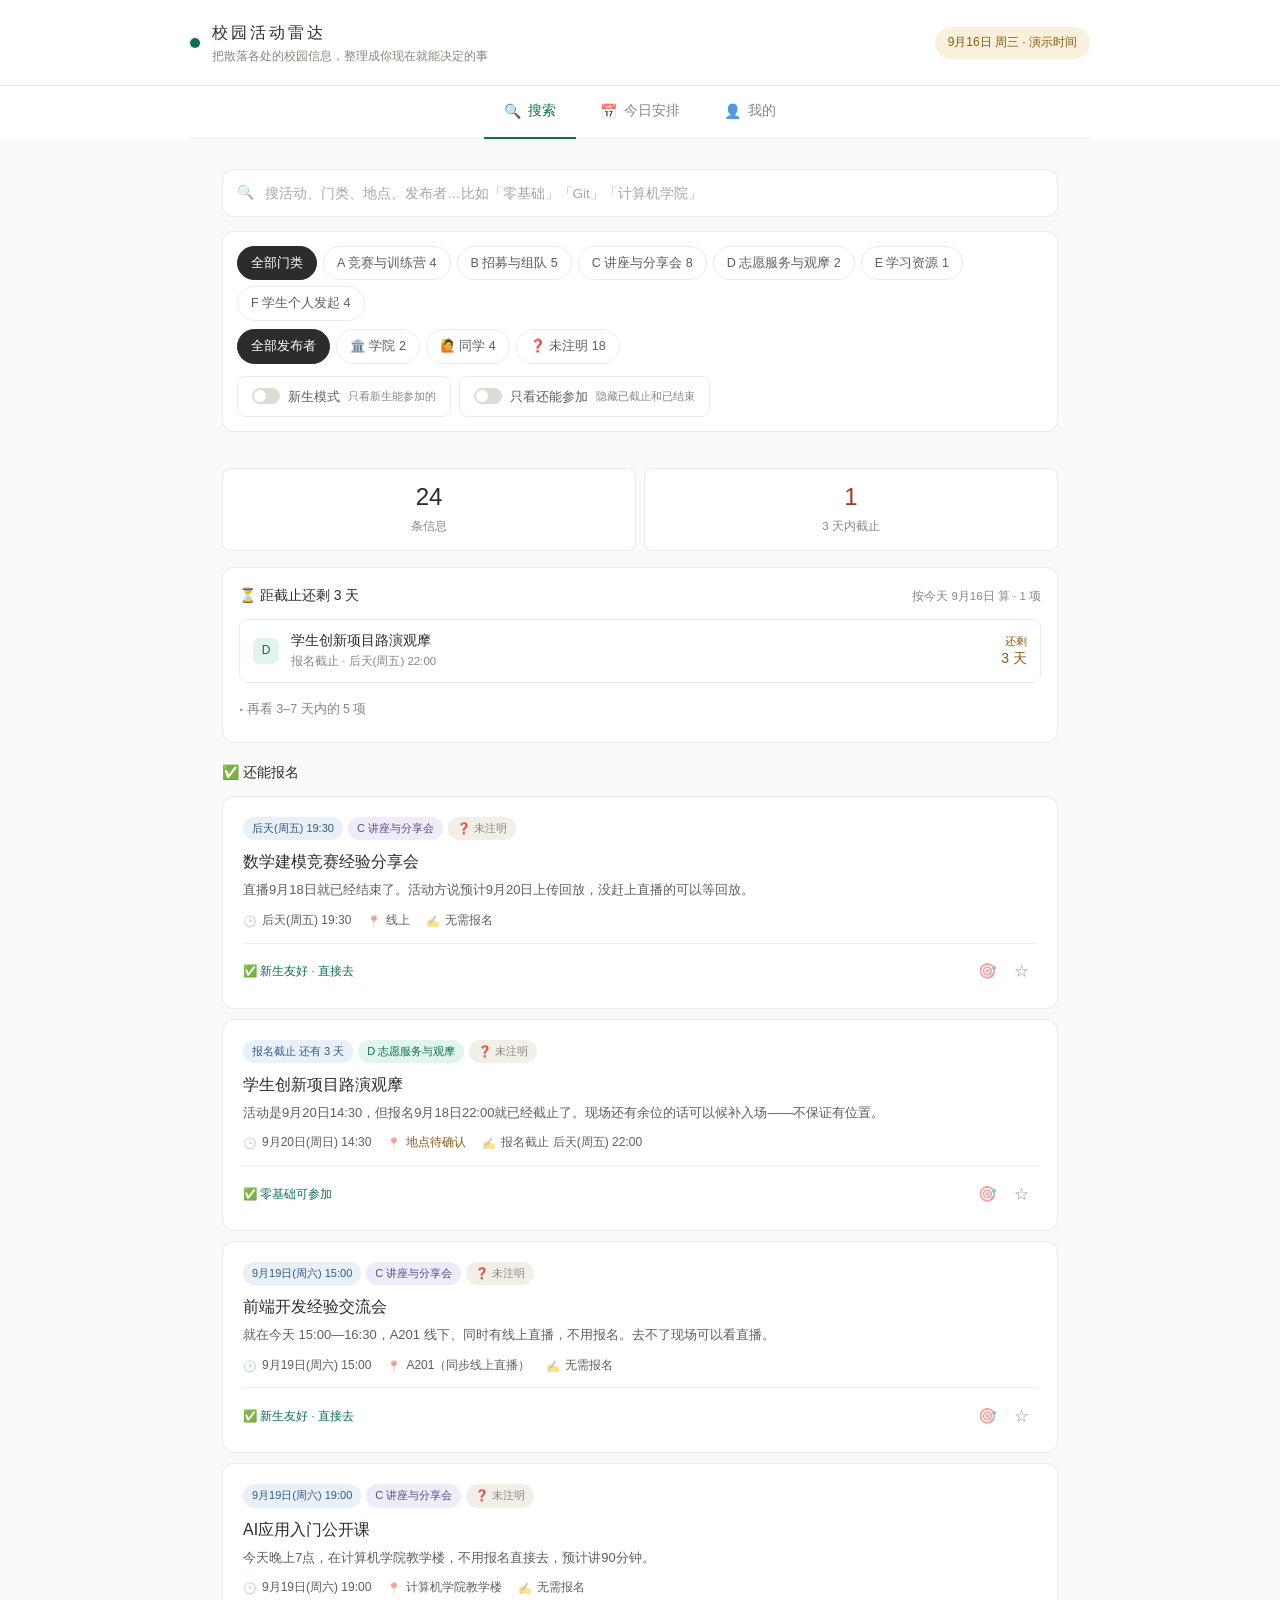
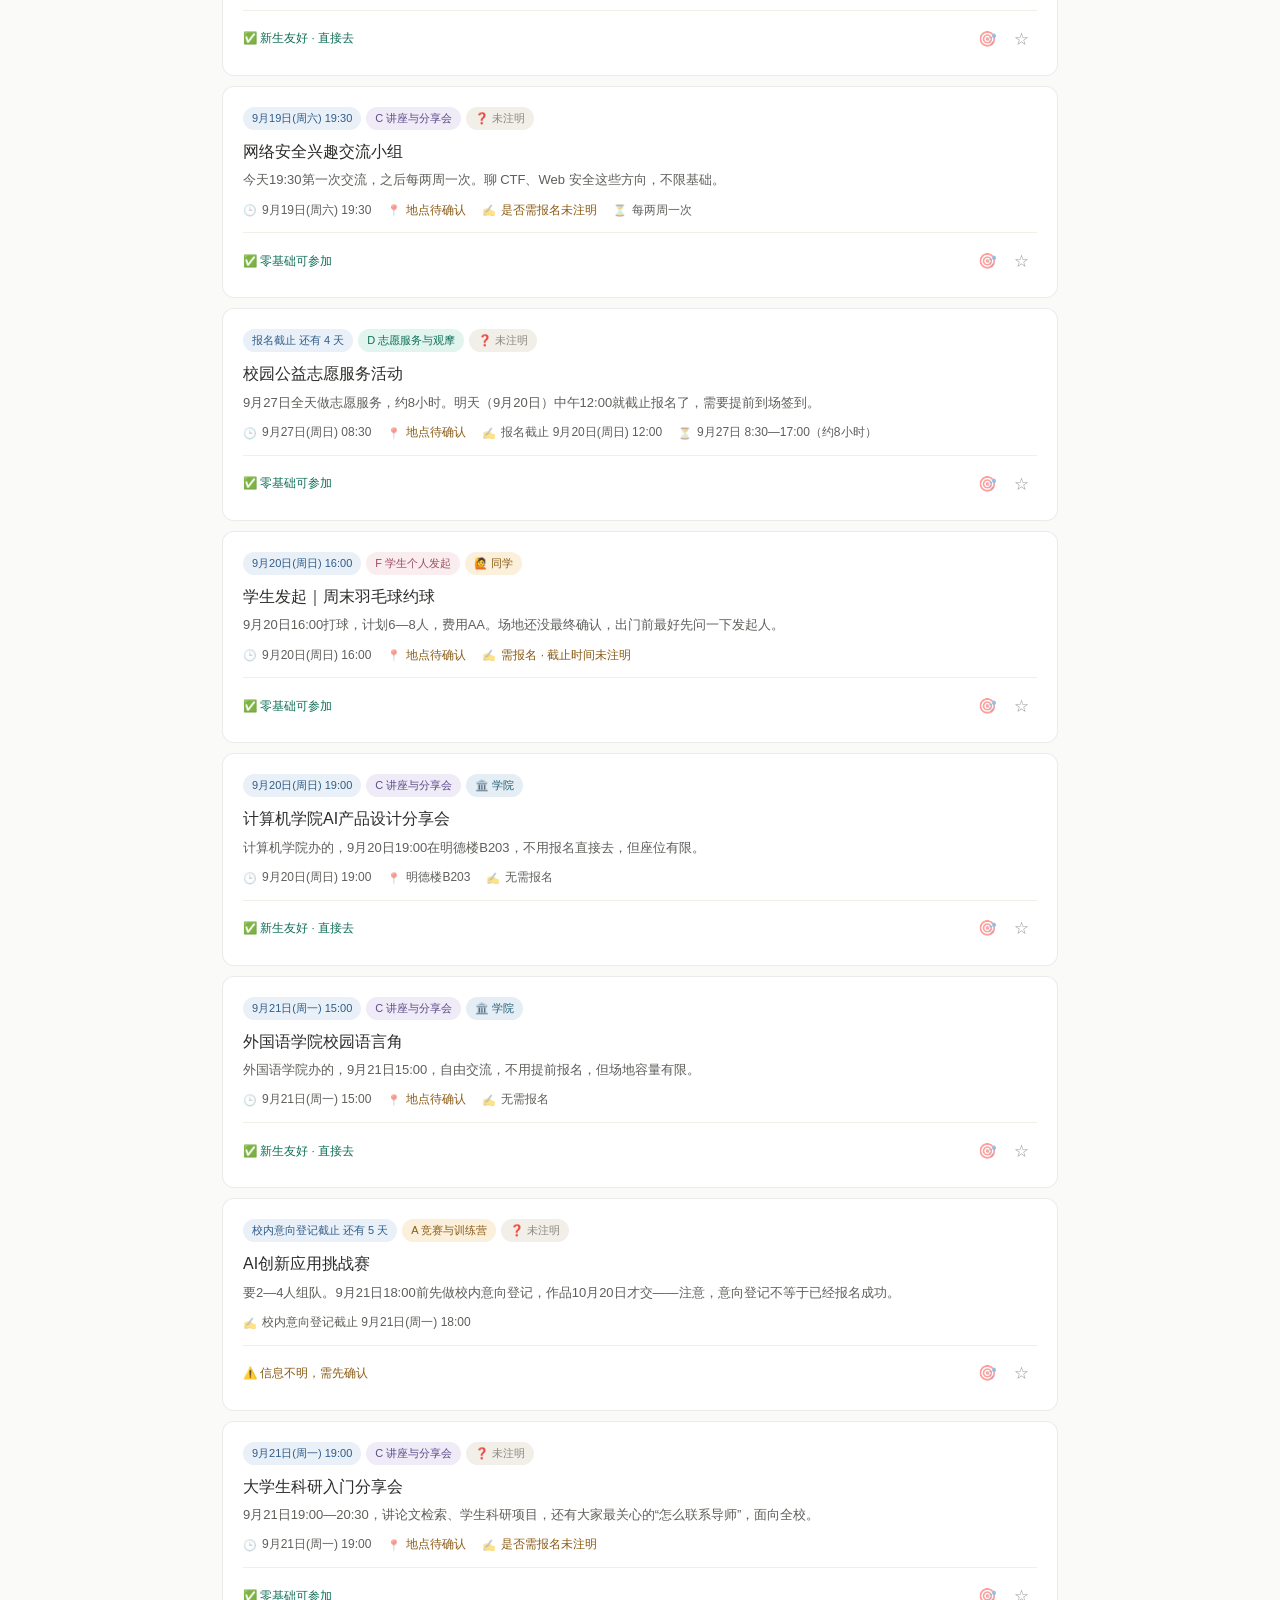
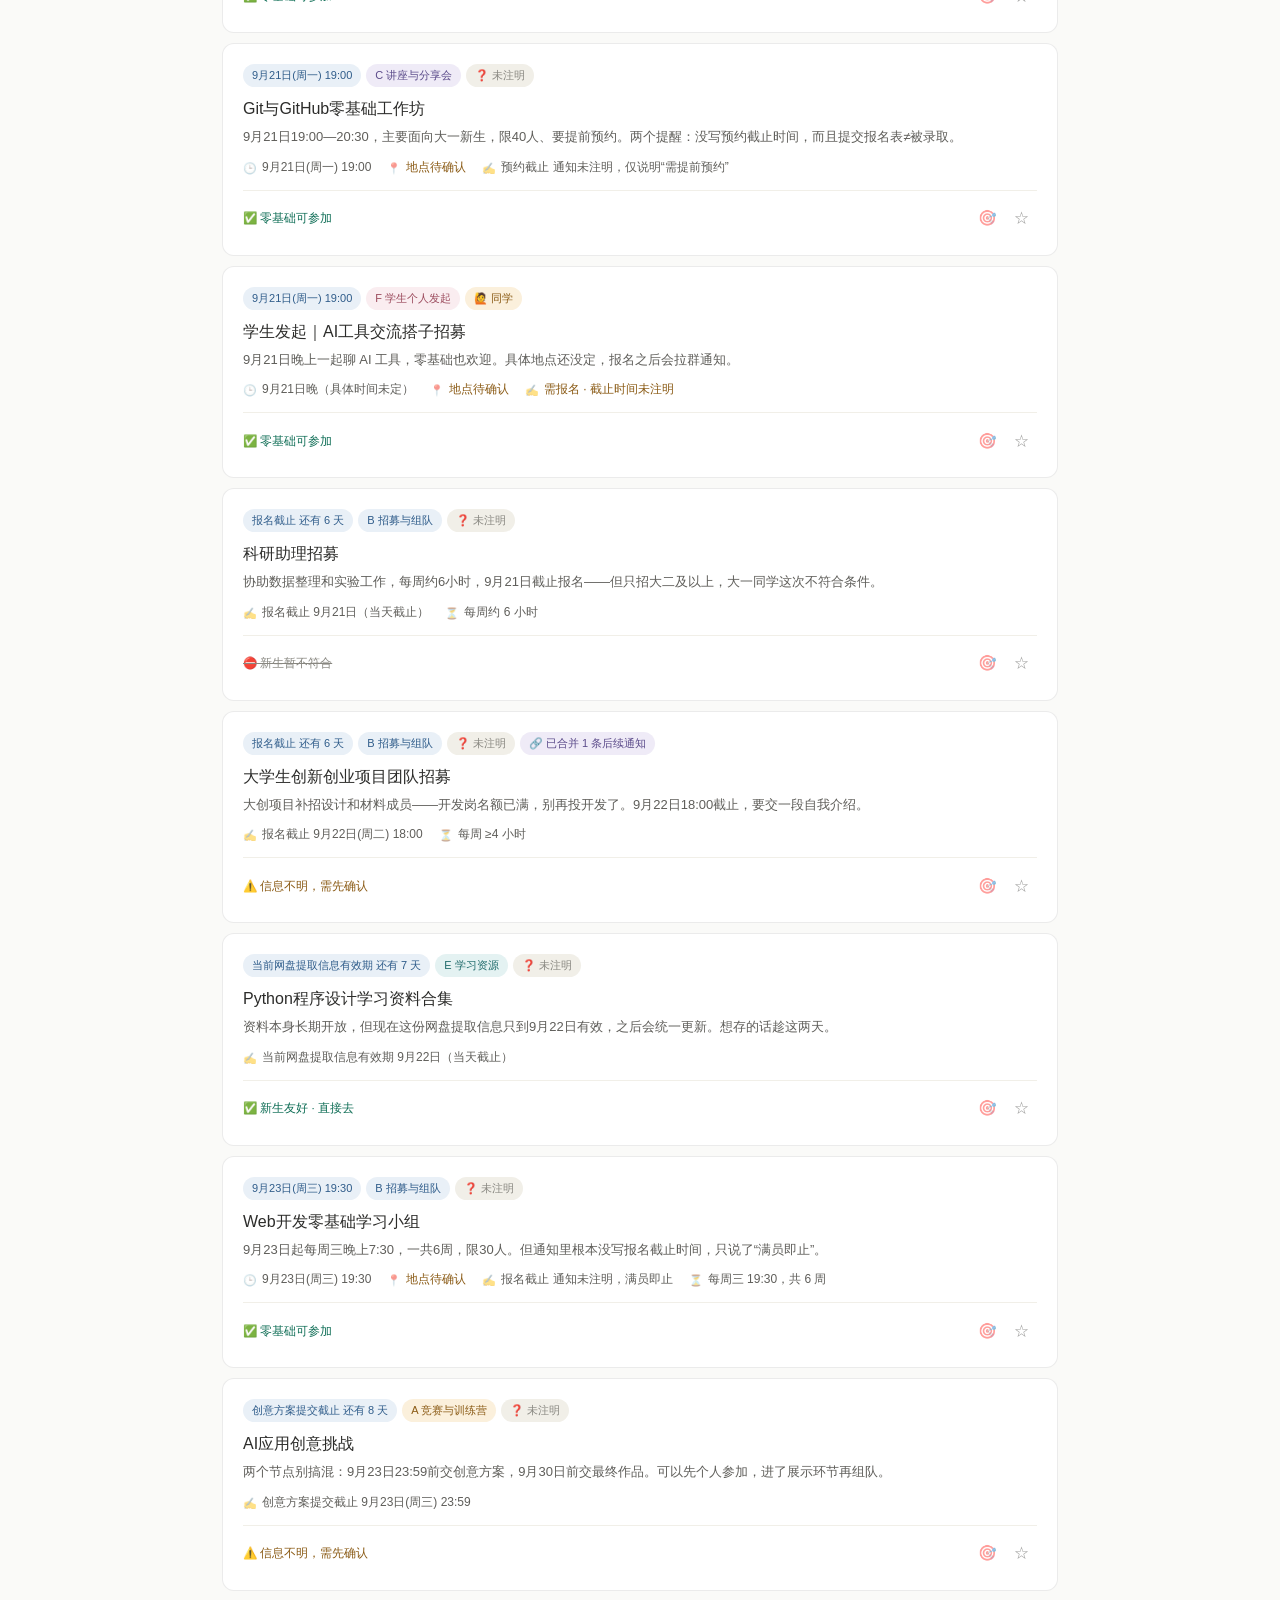
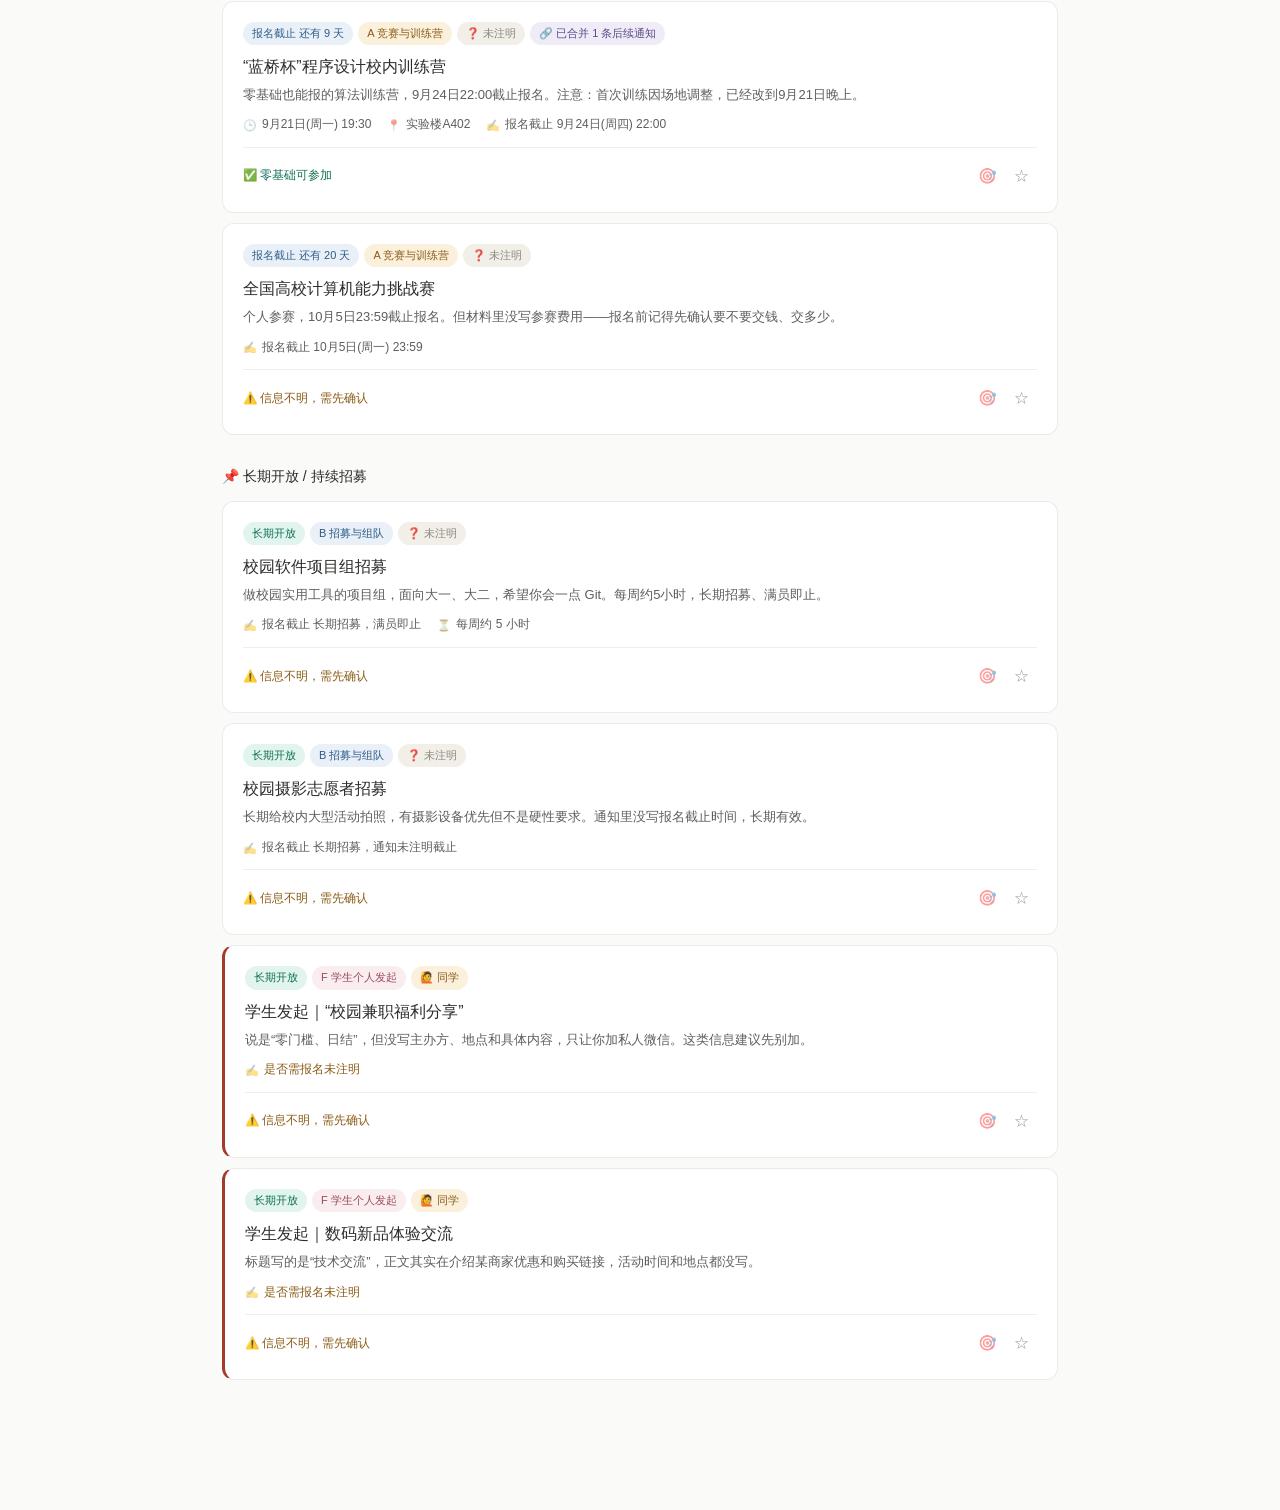
<file: index.html>
<!DOCTYPE html>
<html lang="zh-CN">
<head>
<meta charset="UTF-8">
<meta name="viewport" content="width=device-width, initial-scale=1, viewport-fit=cover">
<meta name="theme-color" content="#FAFAF8">
<meta name="description" content="校园活动雷达 —— 把散落在各处的校园活动、竞赛、招募和同学自发信息，整理成你现在就能决定的事。">
<title>校园活动雷达</title>
<link rel="icon" href="data:image/svg+xml,<svg xmlns='http://www.w3.org/2000/svg' viewBox='0 0 100 100'><text y='.9em' font-size='90'>📡</text></svg>">
<link rel="stylesheet" href="css/style.css">
</head>
<body>

<div class="topbar">
  <header class="hdr">
    <div class="hdr__inner">
      <div class="hdr__row">
        <div class="hdr__logo" aria-hidden="true"></div>
        <div class="hdr__brand">
          <h1>校园活动雷达</h1>
          <p id="hdrSub">把散落各处的校园信息，整理成你现在就能决定的事</p>
        </div>
        <div class="hdr__date" id="nowDate">—</div>
      </div>
    </div>
  </header>

  <nav class="tabbar" aria-label="主导航">
    <button class="tab is-on" data-tab="search"><i>🔍</i><span>搜索</span></button>
    <button class="tab" data-tab="today"><i>📅</i><span>今日安排</span></button>
    <button class="tab" data-tab="mine"><i>👤</i><span>我的</span></button>
  </nav>
</div>

<main id="view" aria-live="polite"></main>

<div id="sheetRoot"></div>
<div id="toast" role="status" aria-live="polite"></div>

<script src="js/data.js"></script>
<script src="js/moderation.js"></script>
<script src="js/app.js"></script>
</body>
</html>
</file>
<file: css/style.css>
/* ============================================================================
 * 校园活动雷达 · 样式
 * ----------------------------------------------------------------------------
 * 视觉语言：暖白底 + 白卡片 + 墨黑主色 + 青绿点缀。
 * 不用渐变、不用重阴影、字重克制（标题 500，正文 400），靠留白和层级说话。
 * 移动端优先，桌面端加大留白。
 * ========================================================================== */

:root {
  /* 基础色 */
  --bg: #FAFAF8;
  --card: #FFFFFF;
  --ink: #2C2C2A;
  --ink2: #5F5E5A;
  --muted: #888780;
  --line: rgba(0, 0, 0, .08);
  --line2: #F1EFE8;

  /* 点缀色 */
  --brand: #0F6E56;
  --brand-soft: #E1F5EE;

  /* 状态色（都降过饱和度，配合整体调性） */
  --live: #0F6E56;    --live-bg: #E1F5EE;
  --urgent: #A33A2A;  --urgent-bg: #FBEDE9;
  --warn: #8A5A14;    --warn-bg: #FBF0DC;
  --open: #2F5C8A;    --open-bg: #E9F0F7;
  --replay: #5B4B8A;  --replay-bg: #EFEBF7;
  --mute: #6B6A65;    --mute-bg: #F1EFE8;

  --radius: 12px;
  --radius-sm: 8px;
  --shadow: 0 1px 2px rgba(0, 0, 0, .03);
  --shadow-lg: 0 6px 20px rgba(0, 0, 0, .07);
}

* { box-sizing: border-box; }

html, body {
  margin: 0;
  padding: 0;
  background: var(--bg);
  color: var(--ink);
  font-family: "PingFang SC", "Microsoft YaHei", -apple-system, BlinkMacSystemFont,
    "HarmonyOS Sans SC", "Segoe UI", Roboto, sans-serif;
  font-size: 15px;
  line-height: 1.65;
  -webkit-font-smoothing: antialiased;
  overflow-wrap: break-word;
}

button, input, select, textarea { font: inherit; color: inherit; }
button { cursor: pointer; border: none; background: none; }
h1, h2, h3, p { margin: 0; }
em { font-style: normal; }

/* ---------- 页头 ---------- */

.topbar {
  position: sticky;
  top: 0;
  z-index: 48;
  background: var(--card);
}

.hdr {
  background: var(--card);
  border-bottom: 1px solid var(--line);
  padding: 16px 20px;
}

.hdr__inner { max-width: 900px; margin: 0 auto; }
.hdr__row { display: flex; align-items: center; gap: 12px; }

.hdr__logo {
  flex-shrink: 0;
  width: 10px; height: 10px;
  border-radius: 50%;
  background: var(--brand);
}

.hdr__brand h1 {
  font-size: 15px;
  font-weight: 500;
  letter-spacing: 2px;
}

.hdr__brand p {
  font-size: 12px;
  color: var(--muted);
  margin-top: 1px;
  line-height: 1.5;
}

.hdr__date {
  margin-left: auto;
  flex-shrink: 0;
  font-size: 12px;
  color: var(--ink2);
  border: 1px solid var(--line);
  padding: 5px 12px;
  border-radius: 999px;
  white-space: nowrap;
}

.hdr__date.is-demo { color: var(--warn); background: var(--warn-bg); border-color: transparent; }

/* ---------- 主体 ---------- */

main {
  max-width: 900px;
  margin: 0 auto;
  padding: 22px 20px 120px;
}

/* ---------- 提醒条 ---------- */

.alerts { display: grid; gap: 8px; margin-bottom: 16px; }

.alert {
  display: block;
  width: 100%;
  text-align: left;
  padding: 12px 16px;
  border-radius: var(--radius-sm);
  font-size: 13px;
  font-weight: 400;
  border: 1px solid transparent;
  line-height: 1.6;
  transition: opacity .12s;
}

.alert:hover { opacity: .85; }
.alert b { font-weight: 500; }
.alert--live { background: var(--live-bg); color: var(--live); }
.alert--urgent { background: var(--urgent-bg); color: var(--urgent); }

/* ---------- 搜索结果条 ---------- */

.resultBar {
  display: flex;
  align-items: center;
  justify-content: space-between;
  gap: 10px;
  padding: 10px 14px;
  margin-bottom: 12px;
  background: var(--brand-soft);
  border-radius: var(--radius-sm);
  font-size: 13px;
  color: var(--ink2);
}

.resultBar b { color: var(--brand); font-weight: 500; }

/* ---------- 概览 ---------- */

.summary {
  display: grid;
  grid-template-columns: repeat(2, 1fr);
  gap: 8px;
  margin-bottom: 16px;
}

.summary__item {
  background: var(--card);
  border: 1px solid var(--line);
  border-radius: var(--radius-sm);
  padding: 12px 8px;
  text-align: center;
}

.summary__item b { display: block; font-size: 20px; font-weight: 500; color: var(--ink); line-height: 1.3; }
.summary__item span { font-size: 11px; color: var(--muted); }
.summary__item.is-alert b { color: var(--urgent); }

/* ---------- 搜索栏 ---------- */

.searchBar { position: relative; margin-bottom: 14px; }

.searchBar input {
  width: 100%;
  height: 48px;
  padding: 0 42px;
  border: 1px solid var(--line);
  background: var(--card);
  border-radius: var(--radius);
  outline: none;
  font-size: 15px;
  transition: border-color .15s;
}

.searchBar input::placeholder { font-size: 13.5px; color: #A8A79F; }
.searchBar input:focus { border-color: var(--brand); }
.searchBar input::-webkit-search-cancel-button { display: none; }

.searchBar__icon {
  position: absolute;
  left: 15px; top: 50%;
  transform: translateY(-50%);
  font-size: 14px;
  opacity: .45;
  pointer-events: none;
}

.search__clear {
  position: absolute;
  right: 11px; top: 50%;
  transform: translateY(-50%);
  width: 28px; height: 28px;
  border-radius: 50%;
  color: var(--muted);
  font-size: 13px;
  display: grid;
  place-items: center;
}

.search__clear:hover { background: var(--line2); color: var(--ink); }

/* ---------- 筛选 ---------- */

.filters {
  background: var(--card);
  border: 1px solid var(--line);
  border-radius: var(--radius);
  padding: 14px;
  margin-bottom: 20px;
}

.chiprow { display: flex; flex-wrap: wrap; gap: 6px; margin-bottom: 8px; }
.chiprow:last-child { margin-bottom: 0; }
.chiprow--toggle { margin-top: 12px; gap: 8px; }

.chipbtn {
  padding: 6px 13px;
  border-radius: 999px;
  border: 1px solid var(--line);
  background: transparent;
  font-size: 12.5px;
  color: var(--ink2);
  white-space: nowrap;
  transition: all .14s;
}

.chipbtn:hover { border-color: rgba(0, 0, 0, .2); }
.chipbtn.is-on { background: var(--ink); border-color: var(--ink); color: #fff; }

.toggle {
  display: flex;
  align-items: center;
  gap: 8px;
  padding: 9px 14px;
  border-radius: var(--radius-sm);
  border: 1px solid var(--line);
  background: transparent;
  font-size: 13px;
  color: var(--ink2);
  transition: all .14s;
}

.toggle em { font-size: 11px; color: var(--muted); }

.toggle__dot {
  width: 28px; height: 16px;
  border-radius: 999px;
  background: #DEDCD5;
  position: relative;
  flex-shrink: 0;
  transition: background .16s;
}

.toggle__dot::after {
  content: '';
  position: absolute;
  top: 2px; left: 2px;
  width: 12px; height: 12px;
  border-radius: 50%;
  background: #fff;
  transition: transform .16s;
}

.toggle.is-on { border-color: var(--brand); background: var(--brand-soft); color: var(--brand); }
.toggle.is-on em { color: var(--brand); opacity: .8; }
.toggle.is-on .toggle__dot { background: var(--brand); }
.toggle.is-on .toggle__dot::after { transform: translateX(12px); }

/* ---------- 分组 ---------- */

.group { margin-bottom: 30px; }

.group__title {
  font-size: 14px;
  font-weight: 500;
  margin-bottom: 12px;
  display: flex;
  align-items: baseline;
  flex-wrap: wrap;
  gap: 8px;
}

.group__note { display: inline; }
.group__title em { font-size: 11.5px; font-weight: 400; color: var(--muted); }

.cards { display: grid; gap: 10px; }

/* ---------- 卡片 ---------- */

.card {
  background: var(--card);
  border: 1px solid var(--line);
  border-radius: var(--radius);
  padding: 16px;
  transition: border-color .14s, box-shadow .14s;
  cursor: pointer;
  position: relative;
}

.card:hover { border-color: rgba(0, 0, 0, .18); box-shadow: var(--shadow); }
.card:focus-visible { outline: 2px solid var(--brand); outline-offset: 2px; }

.card--hot { border-left: 3px solid var(--brand); }
.card--risky { border-left: 3px solid var(--urgent); }

.card__top { display: flex; flex-wrap: wrap; gap: 5px; margin-bottom: 10px; align-items: center; }

.card__title { font-size: 15.5px; font-weight: 500; line-height: 1.45; margin-bottom: 6px; }

.card__one { font-size: 13px; color: var(--ink2); line-height: 1.65; margin-bottom: 10px; }

.card__facts { display: flex; flex-wrap: wrap; gap: 5px 16px; margin-bottom: 12px; }

.fact {
  font-size: 12px;
  color: var(--ink2);
  display: inline-flex;
  align-items: center;
  gap: 5px;
  white-space: nowrap;
}

.fact i { font-style: normal; opacity: .55; font-size: 11px; }
.fact--tbd { color: var(--warn); }

.card__bottom {
  display: flex;
  align-items: center;
  justify-content: space-between;
  gap: 10px;
  padding-top: 12px;
  border-top: 1px solid var(--line2);
}

.card__acts { display: flex; gap: 2px; flex-shrink: 0; }

.iconbtn {
  width: 32px; height: 32px;
  border-radius: var(--radius-sm);
  font-size: 15px;
  display: grid; place-items: center;
  transition: background .14s;
  opacity: .45;
}

.iconbtn:hover { background: var(--line2); opacity: 1; }
.iconbtn.is-on { opacity: 1; background: var(--brand-soft); }

/* ---------- 徽章 ---------- */

.chip {
  display: inline-flex;
  align-items: center;
  gap: 3px;
  font-size: 11px;
  font-weight: 400;
  padding: 3px 9px;
  border-radius: 999px;
  white-space: nowrap;
  line-height: 1.55;
}

.chip--live { background: var(--live-bg); color: var(--live); }
.chip--urgent { background: var(--urgent-bg); color: var(--urgent); }
.chip--warn { background: var(--warn-bg); color: var(--warn); }
.chip--open { background: var(--open-bg); color: var(--open); }
.chip--green { background: var(--live-bg); color: var(--live); }
.chip--replay { background: var(--replay-bg); color: var(--replay); }
.chip--mute { background: var(--mute-bg); color: var(--mute); }

.chip--src { background: var(--line2); color: var(--ink2); }
.chip--src-school  { background: #E9F0F7; color: #2F5C8A; }
.chip--src-college { background: #E4EEF4; color: #215C73; }
.chip--src-teacher { background: #EFEBF7; color: #5B4B8A; }
.chip--src-student { background: #FBF0DC; color: #8A5A14; }
.chip--src-unknown { background: var(--line2); color: var(--muted); }

.chip--cat { background: var(--line2); color: var(--ink2); }
.chip--cat-amber  { background: #FBF0DC; color: #8A5A14; }
.chip--cat-blue   { background: #E9F0F7; color: #2F5C8A; }
.chip--cat-violet { background: #EFEBF7; color: #5B4B8A; }
.chip--cat-green  { background: #E1F5EE; color: #0F6E56; }
.chip--cat-teal   { background: #E4F2F2; color: #1F6B6B; }
.chip--cat-rose   { background: #FAEDF0; color: #9B4A5C; }

.chip--merged { background: #EFEBF7; color: #5B4B8A; }
.chip--mine { background: var(--brand-soft); color: var(--brand); }
.chip--ok { background: var(--live-bg); color: var(--live); }
.chip--reg { background: var(--live-bg); color: var(--live); }
.chip--miss { background: #FBF0DC; color: #8A5A14; }

.chips-inline { display: flex; flex-wrap: wrap; gap: 5px; }

/* ---------- 距截止还剩 N 天 ---------- */

.cd {
  background: var(--card);
  border: 1px solid var(--line);
  border-radius: var(--radius);
  padding: 16px;
  margin-bottom: 18px;
}

.cd__head {
  display: flex;
  align-items: baseline;
  justify-content: space-between;
  gap: 10px;
  margin-bottom: 12px;
}

.cd__head h2 { font-size: 14px; font-weight: 500; }
.cd__sub { font-size: 11.5px; color: var(--muted); flex-shrink: 0; }
.cd__none { font-size: 13px; color: var(--muted); padding: 4px 0; }

.cd__list { display: grid; gap: 6px; }

.cd__more { margin-top: 10px; }
.cd__more summary {
  cursor: pointer;
  font-size: 12.5px;
  color: var(--muted);
  list-style: none;
  padding: 6px 0;
}
.cd__more summary::-webkit-details-marker { display: none; }
.cd__more summary::before { content: '▸ '; font-size: 10px; }
.cd__more[open] summary::before { content: '▾ '; }
.cd__more summary:hover { color: var(--ink); }
.cd__list--soon { margin-top: 4px; }

.cdrow {
  display: flex;
  align-items: center;
  gap: 12px;
  width: 100%;
  text-align: left;
  background: transparent;
  border: 1px solid var(--line);
  border-radius: var(--radius-sm);
  padding: 11px 13px;
  transition: border-color .14s;
}

.cdrow:hover { border-color: rgba(0, 0, 0, .2); }

.cdrow__cat {
  flex-shrink: 0;
  width: 26px; height: 26px;
  border-radius: 7px;
  display: grid; place-items: center;
  font-size: 12px;
  font-weight: 500;
  background: var(--line2); color: var(--ink2);
}

.cdrow__cat--amber  { background: #FBF0DC; color: #8A5A14; }
.cdrow__cat--blue   { background: #E9F0F7; color: #2F5C8A; }
.cdrow__cat--violet { background: #EFEBF7; color: #5B4B8A; }
.cdrow__cat--green  { background: #E1F5EE; color: #0F6E56; }
.cdrow__cat--teal   { background: #E4F2F2; color: #1F6B6B; }
.cdrow__cat--rose   { background: #FAEDF0; color: #9B4A5C; }

.cdrow__body { flex: 1; min-width: 0; display: block; }

.cdrow__title {
  display: block;
  font-size: 13.5px;
  font-weight: 400;
  line-height: 1.45;
  overflow: hidden;
  text-overflow: ellipsis;
  white-space: nowrap;
}

.cdrow__label { display: block; font-size: 11.5px; color: var(--muted); margin-top: 2px; }

.cdrow__left {
  flex-shrink: 0;
  text-align: right;
  font-size: 10.5px;
  line-height: 1.4;
  color: var(--muted);
}

.cdrow__left b { font-size: 14px; font-weight: 500; }
.cdrow__left--now { color: var(--urgent); }
.cdrow__left--soon { color: var(--warn); }
.cdrow__left--later b { color: var(--ink); }

/* ---------- 发布者一行 / 发布正文 ---------- */

.pubLine { margin-bottom: 10px; }

.pub__mark {
  display: inline-block;
  font-size: 11px;
  padding: 2px 9px;
  border-radius: 999px;
  margin-right: 7px;
}

.pub__mark--ok { background: var(--live-bg); color: var(--live); }
.pub__mark--warn { background: var(--warn-bg); color: var(--warn); }
.pub__who { font-size: 11.5px; color: var(--muted); }
.pub__who b { color: var(--ink2); font-weight: 500; }

.postBody { font-size: 13.5px; line-height: 1.8; color: var(--ink); white-space: pre-wrap; }

/* ---------- 新生适配 ---------- */

.fit { font-size: 11.5px; color: var(--muted); display: inline-flex; align-items: center; gap: 4px; }
.fit--ok { color: var(--live); }
.fit--warn { color: var(--warn); }
.fit--no { color: var(--muted); text-decoration: line-through; }

/* ---------- 空状态 ---------- */

.empty {
  text-align: center;
  padding: 52px 20px;
  color: var(--muted);
  background: var(--card);
  border: 1px solid var(--line);
  border-radius: var(--radius);
  font-size: 13.5px;
}

.empty--sm { padding: 28px 16px; }
.empty__icon { font-size: 30px; margin-bottom: 10px; opacity: .4; }
.empty p { margin-bottom: 14px; }

/* ---------- 今日时间线 ---------- */

.todayHead {
  background: var(--ink);
  color: var(--bg);
  border-radius: var(--radius);
  padding: 22px;
  margin-bottom: 24px;
}

.todayHead__date { font-size: 22px; font-weight: 500; letter-spacing: .5px; }
.todayHead__time { font-size: 12px; opacity: .6; margin-top: 4px; }

.timeline { position: relative; }

.tl {
  display: grid;
  grid-template-columns: 52px 18px 1fr;
  gap: 0 8px;
  cursor: pointer;
  padding: 4px 0;
}

.tl__time {
  font-size: 13px;
  font-weight: 500;
  color: var(--brand);
  text-align: right;
  padding-top: 14px;
}

.tl__line { position: relative; display: flex; justify-content: center; }

.tl__line::before {
  content: '';
  position: absolute;
  top: 0; bottom: 0;
  width: 1px;
  background: var(--line);
}

.tl:first-child .tl__line::before { top: 20px; }
.tl:last-child .tl__line::before { bottom: calc(100% - 20px); }

.tl__dot {
  width: 9px; height: 9px;
  border-radius: 50%;
  background: var(--brand);
  margin-top: 19px;
  position: relative;
  z-index: 1;
}

.tl__dot--live { background: var(--brand); }
.tl__dot--urgent { background: var(--urgent); }
.tl__dot--mute { background: #D5D3CC; }

.tl__body {
  background: var(--card);
  border: 1px solid var(--line);
  border-radius: var(--radius-sm);
  padding: 12px 14px;
  margin-bottom: 9px;
  transition: border-color .14s;
}

.tl:hover .tl__body { border-color: rgba(0, 0, 0, .2); }

.tl__title { font-size: 14.5px; font-weight: 500; margin-bottom: 4px; }
.tl__meta { font-size: 12px; color: var(--muted); margin-bottom: 7px; }
.tl__status { display: flex; gap: 5px; flex-wrap: wrap; }

/* ---------- 我的 ---------- */

.mineHead {
  display: flex;
  align-items: flex-start;
  justify-content: space-between;
  gap: 14px;
  background: var(--card);
  border: 1px solid var(--line);
  border-radius: var(--radius);
  padding: 18px;
  margin-bottom: 14px;
}

.mineHead h2 { font-size: 18px; font-weight: 500; }
.mineHead p { font-size: 12.5px; color: var(--muted); margin-top: 4px; max-width: 440px; }

.cardWrap { display: grid; gap: 6px; }
.cardWrap__tools { display: flex; gap: 6px; justify-content: flex-end; }

.mini {
  font-size: 12px;
  padding: 5px 12px;
  border-radius: var(--radius-sm);
  border: 1px solid var(--line);
  background: transparent;
  color: var(--ink2);
  transition: all .14s;
}

.mini:hover { border-color: rgba(0, 0, 0, .2); background: var(--line2); }
.mini.is-on { background: var(--ink); border-color: var(--ink); color: #fff; }
.mini--danger { color: var(--urgent); }
.mini--danger:hover { background: var(--urgent-bg); border-color: transparent; }

.settings {
  background: var(--card);
  border: 1px solid var(--line);
  border-radius: var(--radius);
  overflow: hidden;
}

.settings__row {
  display: flex;
  align-items: center;
  justify-content: space-between;
  gap: 16px;
  padding: 16px 18px;
  border-bottom: 1px solid var(--line2);
}

.settings__row:last-child { border-bottom: none; }
.settings__row b { font-size: 14px; font-weight: 500; }
.settings__row p { font-size: 12px; color: var(--muted); margin-top: 3px; max-width: 420px; }
.settings__ctrl { display: flex; gap: 6px; flex-shrink: 0; flex-wrap: wrap; justify-content: flex-end; }

.foot {
  text-align: center;
  font-size: 11.5px;
  color: var(--muted);
  line-height: 1.9;
  padding: 32px 10px 6px;
}

/* ---------- 账号 ---------- */

.acct {
  display: flex;
  align-items: center;
  gap: 14px;
  background: var(--card);
  border: 1px solid var(--line);
  border-radius: var(--radius);
  padding: 16px 18px;
  margin-bottom: 20px;
}

.acct--out { border-style: dashed; }

.acct__avatar {
  flex-shrink: 0;
  width: 42px; height: 42px;
  border-radius: 50%;
  display: grid; place-items: center;
  font-size: 16px;
  font-weight: 500;
  background: var(--brand-soft);
  color: var(--brand);
}

.acct__body { flex: 1; min-width: 0; }
.acct__body b { font-size: 14.5px; font-weight: 500; }
.acct__body p { font-size: 12px; color: var(--muted); margin-top: 3px; }
.acct__line { display: flex; align-items: center; flex-wrap: wrap; gap: 6px; }

/* ---------- 按钮 ---------- */

.btn {
  padding: 10px 18px;
  border-radius: var(--radius-sm);
  font-size: 13px;
  transition: all .14s;
  display: inline-flex;
  align-items: center;
  justify-content: center;
  gap: 5px;
  white-space: nowrap;
}

.btn--primary { background: var(--ink); color: #fff; }
.btn--primary:hover { background: #1A1A18; }
.btn--ghost { background: transparent; border: 1px solid var(--line); color: var(--ink); }
.btn--ghost:hover { border-color: rgba(0, 0, 0, .22); background: var(--line2); }
.btn--wide { width: 100%; }
.btn:disabled { opacity: .35; cursor: not-allowed; }
.btn.is-done { background: var(--live-bg); border-color: transparent; color: var(--live); }

/* ---------- 底部导航 ---------- */

.tabbar {
  position: fixed;
  bottom: 0; left: 0; right: 0;
  z-index: 45;
  display: flex;
  background: var(--card);
  border-top: 1px solid var(--line);
  padding: 6px 8px calc(6px + env(safe-area-inset-bottom));
}

.tab {
  flex: 1;
  display: flex;
  flex-direction: column;
  align-items: center;
  gap: 2px;
  padding: 7px 4px;
  border-radius: var(--radius-sm);
  color: var(--muted);
  font-size: 11px;
  transition: color .14s;
}

.tab i { font-style: normal; font-size: 17px; line-height: 1.3; opacity: .75; }
.tab.is-on { color: var(--brand); }
.tab.is-on i { opacity: 1; }

/* ---------- 弹层 ---------- */

#sheetRoot { position: fixed; inset: 0; z-index: 90; display: none; }
#sheetRoot.is-open { display: block; }

.sheet__backdrop {
  position: absolute;
  inset: 0;
  background: rgba(44, 44, 42, .4);
  animation: fade .18s ease;
}

@keyframes fade { from { opacity: 0; } }

.sheet {
  position: absolute;
  left: 0; right: 0; bottom: 0;
  max-height: 92vh;
  background: var(--bg);
  border-radius: 16px 16px 0 0;
  display: flex;
  flex-direction: column;
  animation: rise .22s cubic-bezier(.2, .9, .3, 1);
  overflow: hidden;
}

@keyframes rise { from { transform: translateY(20px); opacity: .7; } }

.sheet__scroll {
  overflow-y: auto;
  padding: 22px 18px calc(32px + env(safe-area-inset-bottom));
  -webkit-overflow-scrolling: touch;
}

.sheet__close {
  position: absolute;
  top: 14px; right: 14px;
  z-index: 2;
  width: 32px; height: 32px;
  border-radius: 50%;
  background: var(--card);
  border: 1px solid var(--line);
  color: var(--ink2);
  font-size: 13px;
  display: grid; place-items: center;
}

.sheet__head { margin-bottom: 16px; padding-right: 36px; }
.sheet__chips { display: flex; flex-wrap: wrap; gap: 5px; margin-bottom: 10px; }
.sheet__title { font-size: 20px; font-weight: 500; line-height: 1.4; margin-bottom: 6px; }
.sheet__pub { font-size: 12px; color: var(--muted); margin-bottom: 6px; line-height: 1.6; }
.sheet__one { font-size: 14px; color: var(--ink2); line-height: 1.7; }

.sheet__acts {
  display: grid;
  grid-template-columns: 1fr 1fr;
  gap: 7px;
  margin-bottom: 16px;
}

/* ---------- 详情区块 ---------- */

.sec {
  background: var(--card);
  border: 1px solid var(--line);
  border-radius: var(--radius);
  padding: 16px;
  margin-bottom: 10px;
}

.sec h3 { font-size: 13.5px; font-weight: 500; margin-bottom: 11px; }
.sec__desc { font-size: 12.5px; color: var(--muted); line-height: 1.7; }
.sec__desc--tip { margin-top: 10px; font-size: 11.5px; opacity: .9; }

.sec--risk-high { background: var(--urgent-bg); border-color: transparent; }
.sec--risk-high h3 { color: var(--urgent); }
.sec--risk-low { background: var(--warn-bg); border-color: transparent; }
.sec--risk-low h3 { color: var(--warn); }
.sec--risk p { font-size: 13px; color: var(--ink2); line-height: 1.7; }
.sec--risk ul { margin: 10px 0 0; padding-left: 18px; }
.sec--risk li { font-size: 12.5px; color: var(--ink2); margin-bottom: 5px; line-height: 1.65; }

.sec--merged { background: #FBFAFD; }
.sec--fb { background: transparent; border: none; padding: 4px 0; }
.sec--signup { background: #FAFDFB; }

/* 键值表 */

.kv { display: grid; }

.kv__row {
  display: grid;
  grid-template-columns: 88px 1fr;
  gap: 10px;
  padding: 8px 0;
  border-bottom: 1px solid var(--line2);
  font-size: 13px;
}

.kv__row:last-child { border-bottom: none; }
.kv__k { color: var(--muted); font-size: 12.5px; }
.kv__v { color: var(--ink); }

/* 时间表 */

.timeline-list { display: grid; gap: 8px; }

.tlrow {
  display: grid;
  grid-template-columns: 76px 1fr;
  gap: 10px;
  font-size: 13px;
  padding: 9px 0;
  border-bottom: 1px solid var(--line2);
}

.tlrow:last-child { border-bottom: none; }
.tlrow__label { font-size: 12px; color: var(--muted); }
.tlrow__val { color: var(--ink); line-height: 1.6; }
.tlrow.is-past .tlrow__val { color: var(--muted); }
.tlrow--dl .tlrow__label { color: var(--urgent); }
.tlrow--dl.is-past .tlrow__label { color: var(--muted); }

.tbd { font-size: 11.5px; color: var(--warn); }

/* 待办清单 */

.todo { list-style: none; margin: 0; padding: 0; display: grid; gap: 7px; }

.todo__item {
  display: flex;
  gap: 10px;
  padding: 11px 13px;
  border-radius: var(--radius-sm);
  background: var(--line2);
  font-size: 13px;
  line-height: 1.65;
  align-items: flex-start;
}

.todo__item span { flex-shrink: 0; line-height: 1.5; opacity: .8; }
.todo__item b { font-weight: 500; }
.todo__item--hot { background: var(--urgent-bg); color: var(--urgent); }
.todo__item--warn { background: var(--warn-bg); color: var(--warn); }
.todo__item--danger { background: var(--urgent-bg); color: var(--urgent); }
.todo__item--info { background: var(--replay-bg); color: var(--replay); }
.todo__item--mute { background: var(--mute-bg); color: var(--mute); }

/* 补充通知 */

.upd { border-left: 2px solid var(--replay); padding: 6px 0 6px 13px; margin-bottom: 10px; }

.upd__head { font-size: 12.5px; font-weight: 500; color: var(--replay); margin-bottom: 4px; }
.upd p { font-size: 12.5px; color: var(--ink2); line-height: 1.7; }

.upd__id {
  display: inline-block;
  font-size: 10.5px;
  background: var(--replay-bg);
  color: var(--replay);
  padding: 1px 7px;
  border-radius: 5px;
  margin-right: 6px;
}

/* 完整度 */

.meter { display: flex; align-items: center; gap: 12px; }

.meter__bar {
  flex: 1;
  height: 5px;
  background: var(--line2);
  border-radius: 999px;
  overflow: hidden;
}

.meter__bar i {
  display: block;
  height: 100%;
  background: var(--brand);
  border-radius: 999px;
  transition: width .3s;
}

.meter__txt { font-size: 12px; color: var(--muted); white-space: nowrap; }

/* 原文 */

.raw summary { cursor: pointer; font-size: 13px; color: var(--brand); padding: 4px 0; }
.raw summary:hover { text-decoration: underline; }

.raw blockquote {
  margin: 10px 0 0;
  padding: 12px 14px;
  background: var(--line2);
  border-radius: var(--radius-sm);
  font-size: 12.5px;
  color: var(--ink2);
  line-height: 1.8;
}

.raw__tag {
  display: inline-block;
  font-size: 10.5px;
  background: #E4E2DA;
  color: var(--ink2);
  padding: 1px 7px;
  border-radius: 5px;
  margin-right: 6px;
}

/* 提示条 */

.note {
  border-radius: var(--radius-sm);
  padding: 12px 14px;
  font-size: 13px;
  line-height: 1.7;
  margin-bottom: 10px;
}

.note--warn { background: var(--warn-bg); color: var(--warn); }
.note--urgent { background: var(--urgent-bg); color: var(--urgent); }
.note--live { background: var(--live-bg); color: var(--live); }
.note--open { background: var(--open-bg); color: var(--open); }
.note--green { background: var(--live-bg); color: var(--live); }
.note--replay { background: var(--replay-bg); color: var(--replay); }
.note--mute { background: var(--mute-bg); color: var(--mute); }

/* ---------- 报名 ---------- */

.signupEmpty { font-size: 12.5px; color: var(--muted); line-height: 1.7; padding: 8px 0; }

.signedBox {
  background: var(--live-bg);
  border-radius: var(--radius-sm);
  padding: 13px 15px;
  margin-bottom: 10px;
}

.signedBox b { display: block; font-size: 13.5px; font-weight: 500; color: var(--live); margin-bottom: 5px; }
.signedBox p { font-size: 12.5px; color: var(--live); line-height: 1.7; opacity: .9; }

.signupForm { display: grid; gap: 12px; margin-top: 4px; }

.signupNote { font-size: 12.5px; line-height: 1.65; }
.signupNote:empty { display: none; }
.signupNote--err { color: var(--urgent); background: var(--urgent-bg); padding: 10px 13px; border-radius: var(--radius-sm); }

.regPanel {
  background: var(--card);
  border: 1px solid var(--line);
  border-radius: var(--radius);
  padding: 14px;
  margin-top: -2px;
}

.regPanel--empty { font-size: 12.5px; color: var(--muted); border-style: dashed; }

.regPanel__head {
  display: flex;
  align-items: center;
  justify-content: space-between;
  gap: 10px;
  font-size: 13px;
  margin-bottom: 11px;
}

.regPanel__head b { font-weight: 500; }

.regList { display: grid; gap: 6px; }

.regRow {
  display: flex;
  align-items: center;
  gap: 12px;
  background: var(--bg);
  border: 1px solid var(--line);
  border-radius: var(--radius-sm);
  padding: 10px 12px;
}

.regRow__no {
  flex-shrink: 0;
  width: 22px; height: 22px;
  border-radius: 50%;
  display: grid; place-items: center;
  font-size: 11.5px;
  background: var(--line2);
  color: var(--ink2);
}

.regRow__body { flex: 1; min-width: 0; }
.regRow__name { font-size: 13.5px; font-weight: 500; display: flex; align-items: center; gap: 7px; flex-wrap: wrap; }

.regRow__org {
  font-size: 11px;
  color: var(--muted);
  background: var(--line2);
  padding: 1px 8px;
  border-radius: 999px;
}

.regRow__tel {
  display: block;
  font-size: 13px;
  color: var(--brand);
  text-decoration: none;
  letter-spacing: .5px;
  margin-top: 3px;
}

.regRow__tel:hover { text-decoration: underline; }

.regRow__at { display: block; font-size: 11px; color: var(--muted); margin-top: 1px; }

/* ---------- 表单 ---------- */

.form { display: grid; gap: 14px; }

.fld { display: block; }
.fld > span { display: block; font-size: 12.5px; color: var(--ink2); margin-bottom: 6px; }
.fld > span b { color: var(--urgent); font-weight: 500; }

.fld input, .fld select, .fld textarea {
  width: 100%;
  padding: 11px 13px;
  border: 1px solid var(--line);
  border-radius: var(--radius-sm);
  background: var(--card);
  outline: none;
  font-size: 14px;
  transition: border-color .15s;
}

.fld input:focus, .fld select:focus, .fld textarea:focus { border-color: var(--brand); }

.fld textarea { resize: vertical; min-height: 92px; line-height: 1.7; font-family: inherit; }

.fld--2col { display: grid; grid-template-columns: 1fr 1fr; gap: 12px; }
.fld--2col .fld { margin: 0; }

.fld__hint { display: block; font-size: 11.5px; color: var(--muted); margin-top: 6px; line-height: 1.6; }

.fld--radios .radios { display: flex; gap: 6px; flex-wrap: wrap; }

.radio { flex: 1; min-width: 96px; cursor: pointer; }
.radio input { position: absolute; opacity: 0; pointer-events: none; }

.radio span {
  display: block;
  text-align: center;
  padding: 10px;
  border: 1px solid var(--line);
  border-radius: var(--radius-sm);
  font-size: 13px;
  color: var(--ink2);
  background: var(--card);
  transition: all .14s;
}

.radio input:checked + span { border-color: var(--ink); background: var(--ink); color: #fff; }

.precheck {
  background: var(--warn-bg);
  border-radius: var(--radius-sm);
  padding: 13px;
  font-size: 12.5px;
  color: var(--warn);
  line-height: 1.7;
}

.precheck__bar {
  height: 4px;
  background: rgba(138, 90, 20, .18);
  border-radius: 999px;
  overflow: hidden;
  margin-bottom: 9px;
}

.precheck__bar i { display: block; height: 100%; background: var(--warn); border-radius: 999px; transition: width .25s; }
.precheck b { font-weight: 500; }

.precheck--must { background: var(--urgent-bg); color: var(--urgent); }
.precheck--must b { color: var(--urgent); }

/* ---------- 内容审核拦截 ---------- */

.precheck--block { background: var(--urgent-bg); color: var(--urgent); }

.precheck__hd { font-size: 13px; margin-bottom: 4px; }
.precheck__hd b { color: var(--urgent); font-weight: 500; }
.precheck__sub { font-size: 12px; opacity: .85; margin-bottom: 12px; }

.precheck__cat {
  background: var(--card);
  border-radius: var(--radius-sm);
  padding: 11px 13px;
  margin-bottom: 8px;
}

.precheck__catName { font-size: 12.5px; font-weight: 500; color: var(--ink); margin-bottom: 7px; }

.precheck__words { display: flex; flex-wrap: wrap; gap: 5px; margin-bottom: 7px; }

.badword {
  font-size: 11.5px;
  background: var(--urgent-bg);
  color: var(--urgent);
  padding: 3px 9px;
  border-radius: 999px;
  text-decoration: line-through;
  text-decoration-color: rgba(163, 58, 42, .5);
}

.precheck__why { font-size: 11.5px; color: var(--muted); line-height: 1.6; }

/* ---------- 我的：左侧分类栏 ---------- */

.mineLayout { display: block; }
.mineMain { min-width: 0; }

.mineSide {
  display: flex;
  gap: 6px;
  overflow-x: auto;
  padding-bottom: 4px;
  margin-bottom: 18px;
  -webkit-overflow-scrolling: touch;
}

.mineSide__item {
  display: flex;
  align-items: center;
  gap: 8px;
  flex-shrink: 0;
  padding: 9px 14px;
  border: 1px solid var(--line);
  border-radius: 999px;
  background: var(--card);
  font-size: 13px;
  color: var(--ink2);
  white-space: nowrap;
  transition: all .14s;
}

.mineSide__item:hover { border-color: rgba(0, 0, 0, .2); }
.mineSide__item.is-on { background: var(--ink); border-color: var(--ink); color: #fff; }

.mineSide__item b {
  font-size: 11px;
  font-weight: 500;
  background: var(--line2);
  color: var(--ink2);
  padding: 1px 7px;
  border-radius: 999px;
}

.mineSide__item.is-on b { background: rgba(255, 255, 255, .22); color: #fff; }

.mineSide__note { display: none; }

/* 跳转落点避开吸顶的页头 */
.jumpSec { scroll-margin-top: 140px; }

.myReg {
  display: flex;
  align-items: center;
  flex-wrap: wrap;
  gap: 8px;
  font-size: 12.5px;
  color: var(--live);
  background: var(--live-bg);
  border-radius: var(--radius-sm);
  padding: 10px 13px;
  margin-top: -2px;
}

.myReg b { font-weight: 500; }
.myReg .mini { margin-left: auto; }

.myReg--legacy { color: var(--warn); background: var(--warn-bg); }
.myReg--reg { color: var(--open); background: var(--open-bg); }

/* ---------- 风险提醒 ---------- */

.riskBadge {
  display: inline-block;
  font-size: 11.5px;
  padding: 3px 11px;
  border-radius: 999px;
  margin-bottom: 10px;
}

.riskBadge--high { background: var(--urgent-bg); color: var(--urgent); }
.riskBadge--low { background: var(--warn-bg); color: var(--warn); }

.riskMini {
  font-size: 12.5px;
  line-height: 1.7;
  border-radius: var(--radius-sm);
  padding: 12px 14px;
  margin-bottom: 14px;
}

.riskMini b { font-weight: 500; }
.riskMini--high { background: var(--urgent-bg); color: var(--urgent); }
.riskMini--low { background: var(--warn-bg); color: var(--warn); }

.riskActions {
  display: grid;
  grid-template-columns: 1fr 1.4fr;
  gap: 8px;
  margin-top: 14px;
}

/* ---------- 搜索关键词高亮 ---------- */

mark.hl {
  background: #FBF0DC;
  color: var(--ink);
  border-radius: 3px;
  padding: 0 2px;
}

/* ---------- 桌面端：栏目变左侧竖排 ---------- */

@media (min-width: 760px) {
  .mineLayout {
    display: grid;
    grid-template-columns: 168px 1fr;
    gap: 28px;
    align-items: start;
  }

  .mineSide {
    position: sticky;
    top: 148px;
    flex-direction: column;
    gap: 2px;
    overflow: visible;
    padding-bottom: 0;
    margin-bottom: 0;
  }

  .mineSide__item {
    width: 100%;
    justify-content: space-between;
    border: none;
    border-radius: var(--radius-sm);
    background: transparent;
    padding: 10px 12px;
    text-align: left;
  }

  .mineSide__item:hover { background: var(--line2); }
  .mineSide__item.is-on { background: var(--brand-soft); color: var(--brand); }
  .mineSide__item.is-on b { background: var(--brand); color: #fff; }

  .mineSide__note {
    display: block;
    font-size: 11.5px;
    color: var(--muted);
    padding: 10px 12px 0;
    line-height: 1.6;
  }

  .jumpSec { scroll-margin-top: 130px; }
}

.confirm {
  display: flex;
  gap: 11px;
  align-items: flex-start;
  padding: 13px 14px;
  background: var(--card);
  border: 1px solid var(--line);
  border-radius: var(--radius-sm);
  cursor: pointer;
  font-size: 12.5px;
  line-height: 1.7;
  color: var(--ink2);
}

.confirm input { margin-top: 3px; flex-shrink: 0; width: 16px; height: 16px; accent-color: var(--brand); }
.confirm strong { color: var(--ink); font-weight: 500; }

.optional {
  border: 1px solid var(--line);
  border-radius: var(--radius-sm);
  background: var(--card);
  overflow: hidden;
}

.optional summary {
  cursor: pointer;
  padding: 12px 14px;
  font-size: 13px;
  color: var(--ink2);
  list-style: none;
}

.optional summary::-webkit-details-marker { display: none; }
.optional summary::before { content: '＋ '; color: var(--muted); }
.optional[open] summary::before { content: '－ '; }
.optional[open] summary { border-bottom: 1px solid var(--line2); }
.optional__body { padding: 14px; display: grid; gap: 13px; }

.form__acts { display: grid; grid-template-columns: 1fr 2fr; gap: 8px; margin-top: 4px; }

/* ---------- 发布者身份确认 ---------- */

.idbox {
  display: flex;
  align-items: center;
  gap: 13px;
  padding: 14px 16px;
  border-radius: var(--radius);
  margin-bottom: 14px;
}

.idbox--in { background: var(--brand-soft); }
.idbox--out { background: var(--warn-bg); }

.idbox__icon, .idbox__avatar {
  flex-shrink: 0;
  width: 40px; height: 40px;
  border-radius: 50%;
  display: grid; place-items: center;
  font-size: 16px;
  background: var(--card);
  color: var(--brand);
}

.idbox__body { flex: 1; min-width: 0; }
.idbox__body b { font-size: 13.5px; font-weight: 500; display: block; }
.idbox__body p { font-size: 11.5px; color: var(--ink2); margin-top: 3px; line-height: 1.6; opacity: .85; }
.idbox__ok { font-size: 11px; color: var(--brand); }

/* ---------- 登录 / 注册 ---------- */

.authtabs {
  display: grid;
  grid-template-columns: 1fr 1fr;
  gap: 3px;
  background: var(--line2);
  border-radius: var(--radius-sm);
  padding: 3px;
  margin-bottom: 16px;
}

.authtab {
  padding: 10px;
  border-radius: 6px;
  font-size: 13px;
  color: var(--muted);
  transition: all .14s;
}

.authtab.is-on { background: var(--card); color: var(--ink); }

.roles { display: grid; gap: 7px; }

.role { cursor: pointer; }
.role input { position: absolute; opacity: 0; pointer-events: none; }

.role > span {
  display: block;
  padding: 11px 14px;
  border: 1px solid var(--line);
  border-radius: var(--radius-sm);
  background: var(--card);
  transition: all .14s;
}

.role b { display: block; font-size: 13.5px; font-weight: 500; }
.role em { display: block; font-size: 11.5px; color: var(--muted); margin-top: 3px; }

.role input:checked + span { border-color: var(--brand); background: var(--brand-soft); }
.role input:checked + span b { color: var(--brand); }
.role input:checked + span em { color: var(--brand); opacity: .8; }

.authnote { font-size: 12.5px; line-height: 1.7; border-radius: var(--radius-sm); padding: 12px 14px; color: var(--muted); }
.authnote:empty { display: none; }
.authnote--info { background: var(--line2); color: var(--ink2); }
.authnote--info strong { color: var(--ink); font-weight: 500; }
.authnote--err { background: var(--urgent-bg); color: var(--urgent); }

/* ---------- Toast ---------- */

#toast {
  position: fixed;
  left: 50%;
  bottom: 92px;
  transform: translate(-50%, 12px);
  background: var(--ink);
  color: var(--bg);
  font-size: 13px;
  padding: 11px 20px;
  border-radius: 999px;
  z-index: 200;
  opacity: 0;
  pointer-events: none;
  transition: opacity .2s, transform .2s;
  max-width: 88vw;
  text-align: center;
}

#toast.is-on { opacity: 1; transform: translate(-50%, 0); }

/* ---------- 桌面端 ---------- */

@media (min-width: 760px) {
  body { font-size: 15.5px; }
  .hdr { padding: 20px 32px; }
  .hdr__brand h1 { font-size: 16px; letter-spacing: 3px; }
  main { padding: 30px 32px 100px; }

  .card { padding: 20px; }
  .card__title { font-size: 16px; }

  .sheet {
    left: 50%; bottom: 50%;
    transform: translate(-50%, 50%);
    max-width: 680px;
    width: calc(100% - 48px);
    max-height: 86vh;
    border-radius: var(--radius);
    animation: pop .2s cubic-bezier(.2, .9, .3, 1);
  }

  @keyframes pop { from { transform: translate(-50%, 50%) scale(.98); opacity: 0; } }

  .sheet__scroll { padding: 28px 32px 32px; }
  .sheet__acts { grid-template-columns: repeat(4, 1fr); }

  .tabbar {
    position: static;
    max-width: 900px;
    margin: 0 auto;
    border-top: none;
    border-bottom: 1px solid var(--line);
    padding: 0 32px;
    gap: 4px;
    justify-content: center;
  }

  .tab {
    flex: 0 0 auto;
    flex-direction: row;
    gap: 7px;
    padding: 14px 20px;
    font-size: 13.5px;
    border-radius: 0;
    border-bottom: 2px solid transparent;
    margin-bottom: -1px;
  }

  .tab i { font-size: 14px; }
  .tab.is-on { border-bottom-color: var(--brand); }

  #toast { bottom: 44px; }
  .summary__item b { font-size: 24px; }
  .summary__item span { font-size: 11.5px; }
  .tl { grid-template-columns: 62px 18px 1fr; }
}
</file>
